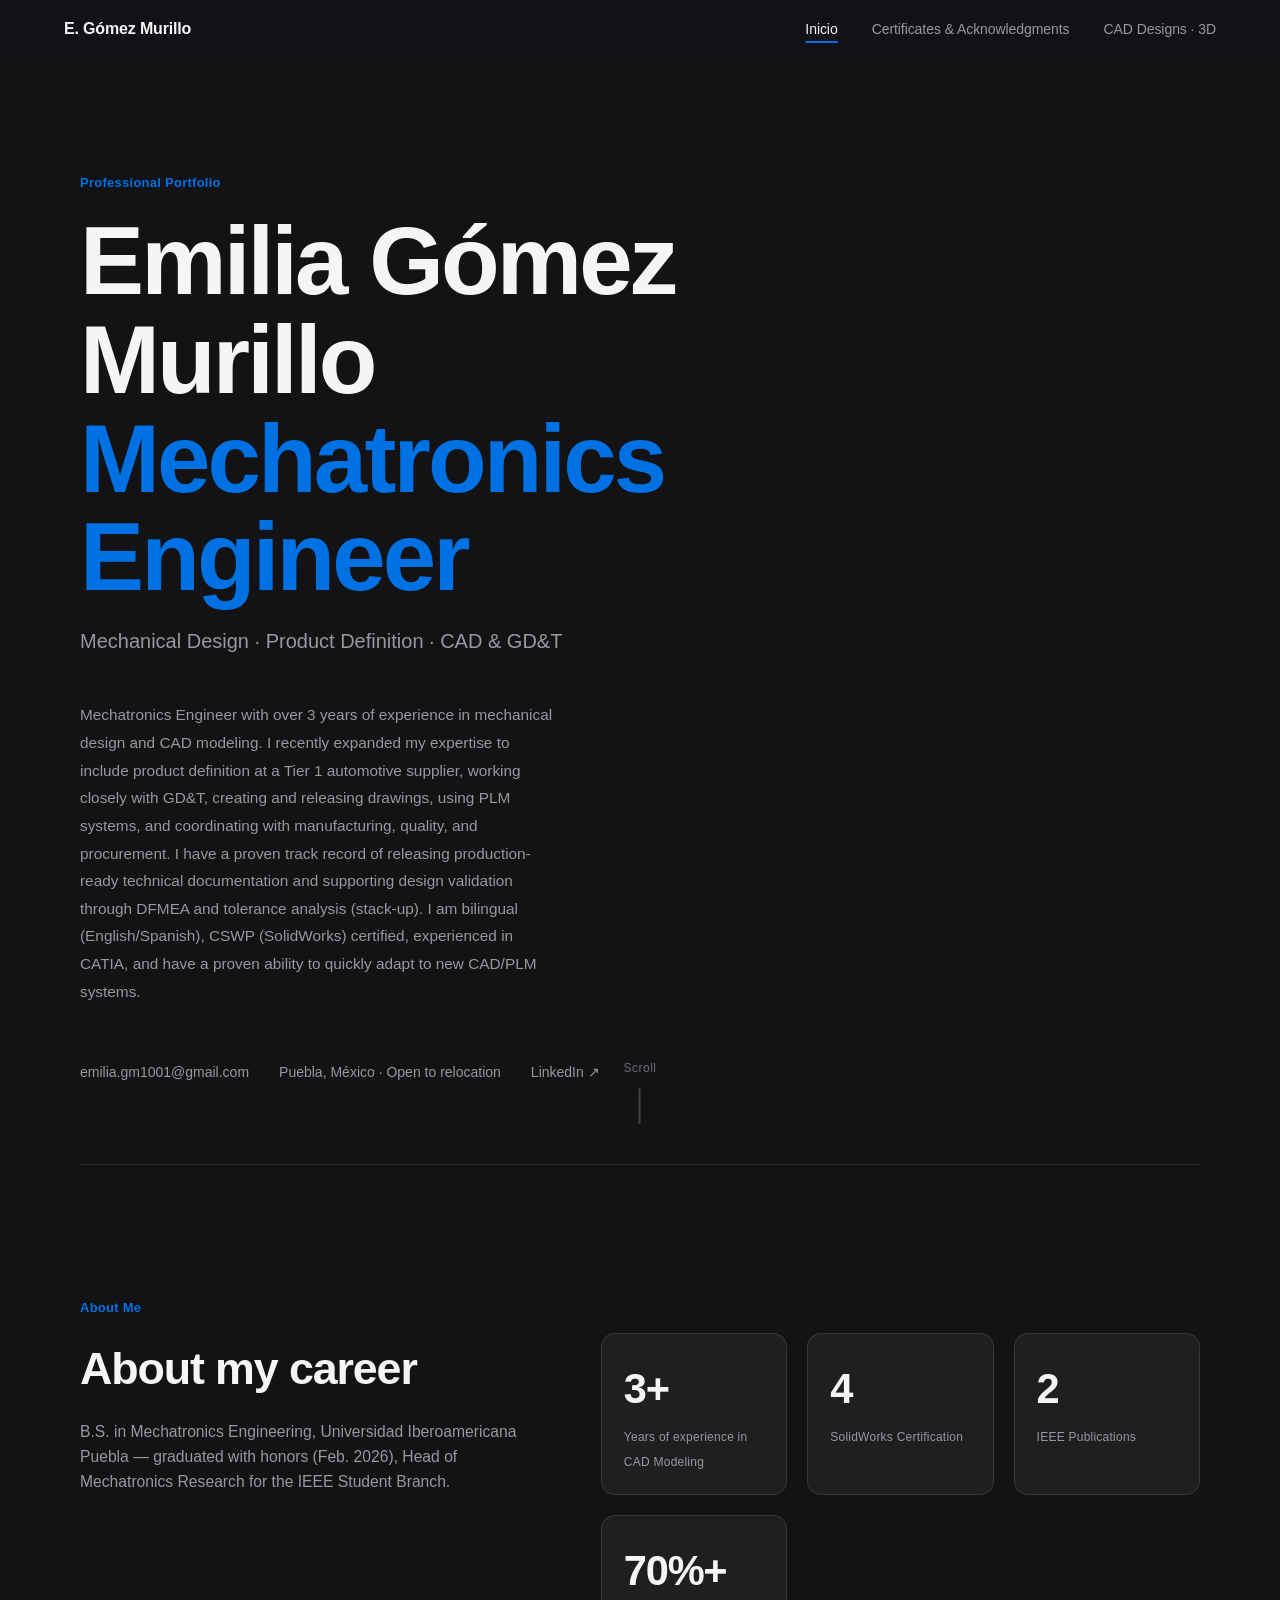
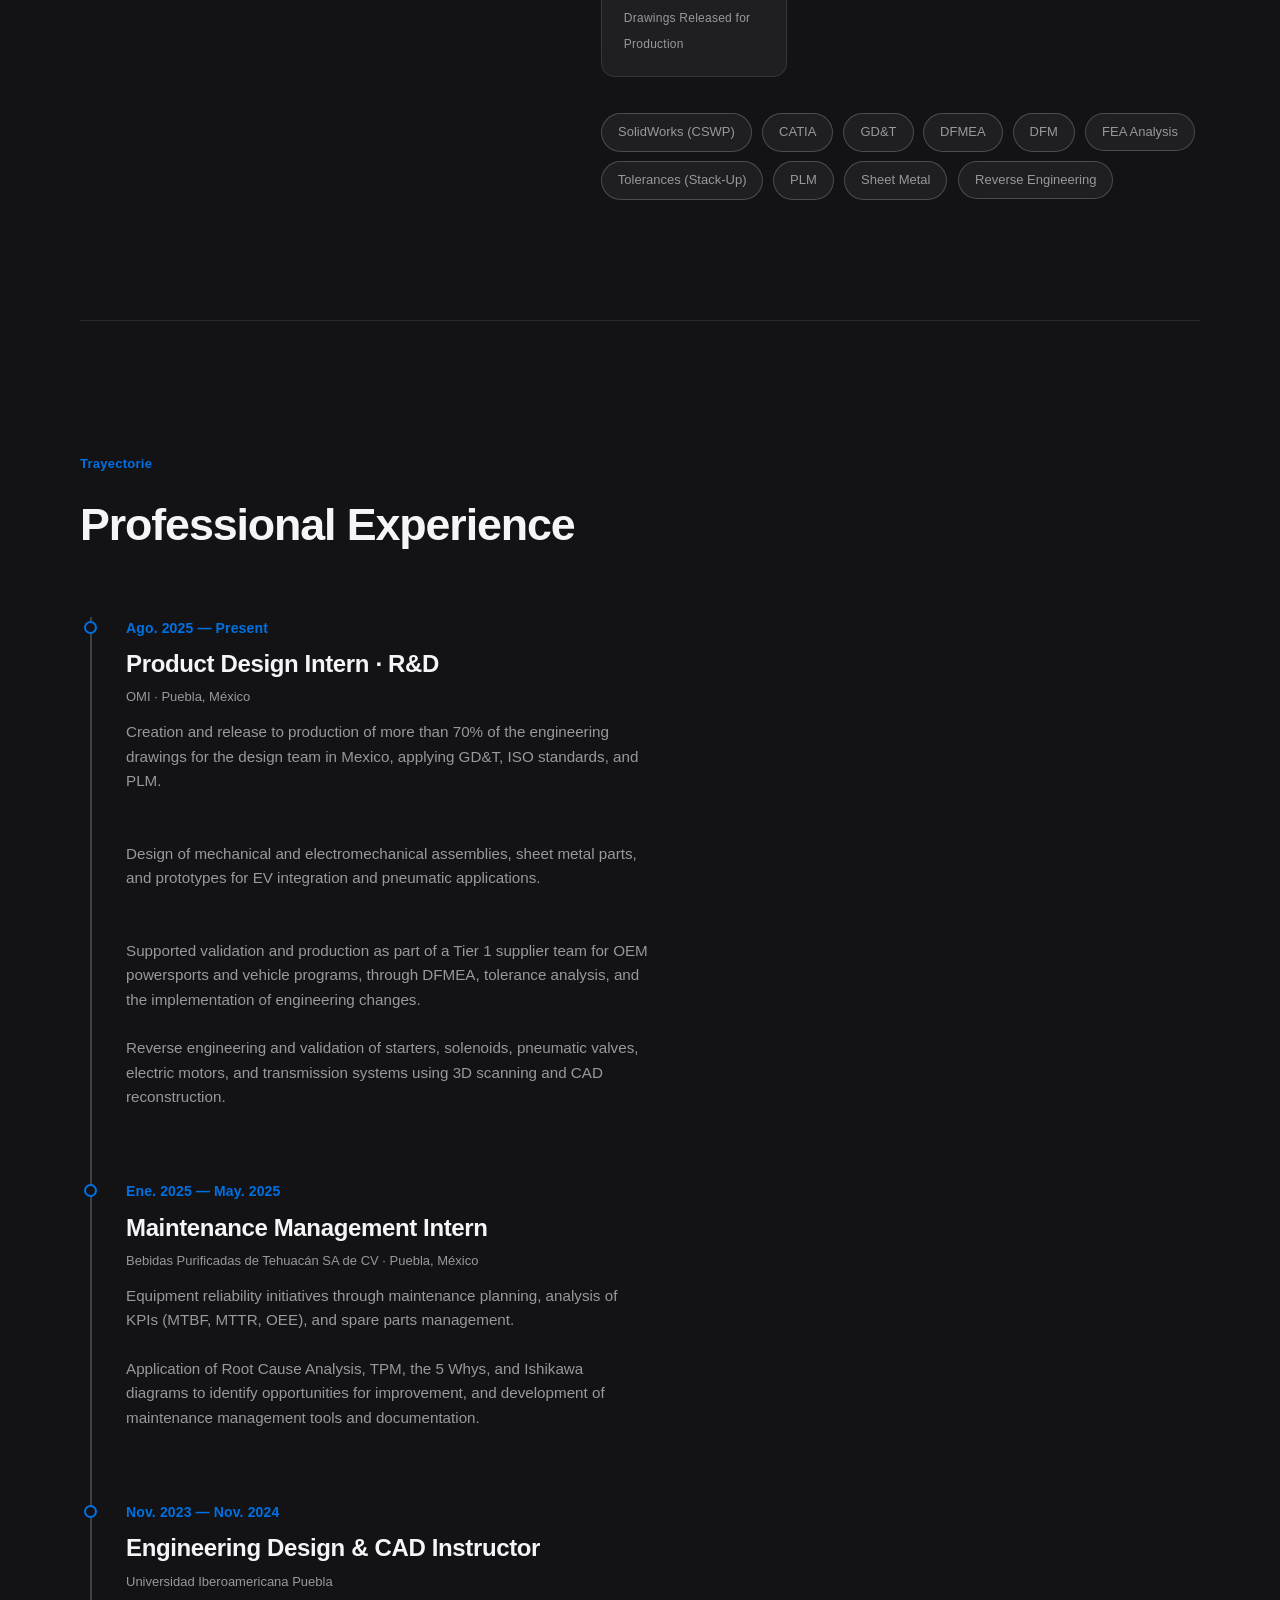
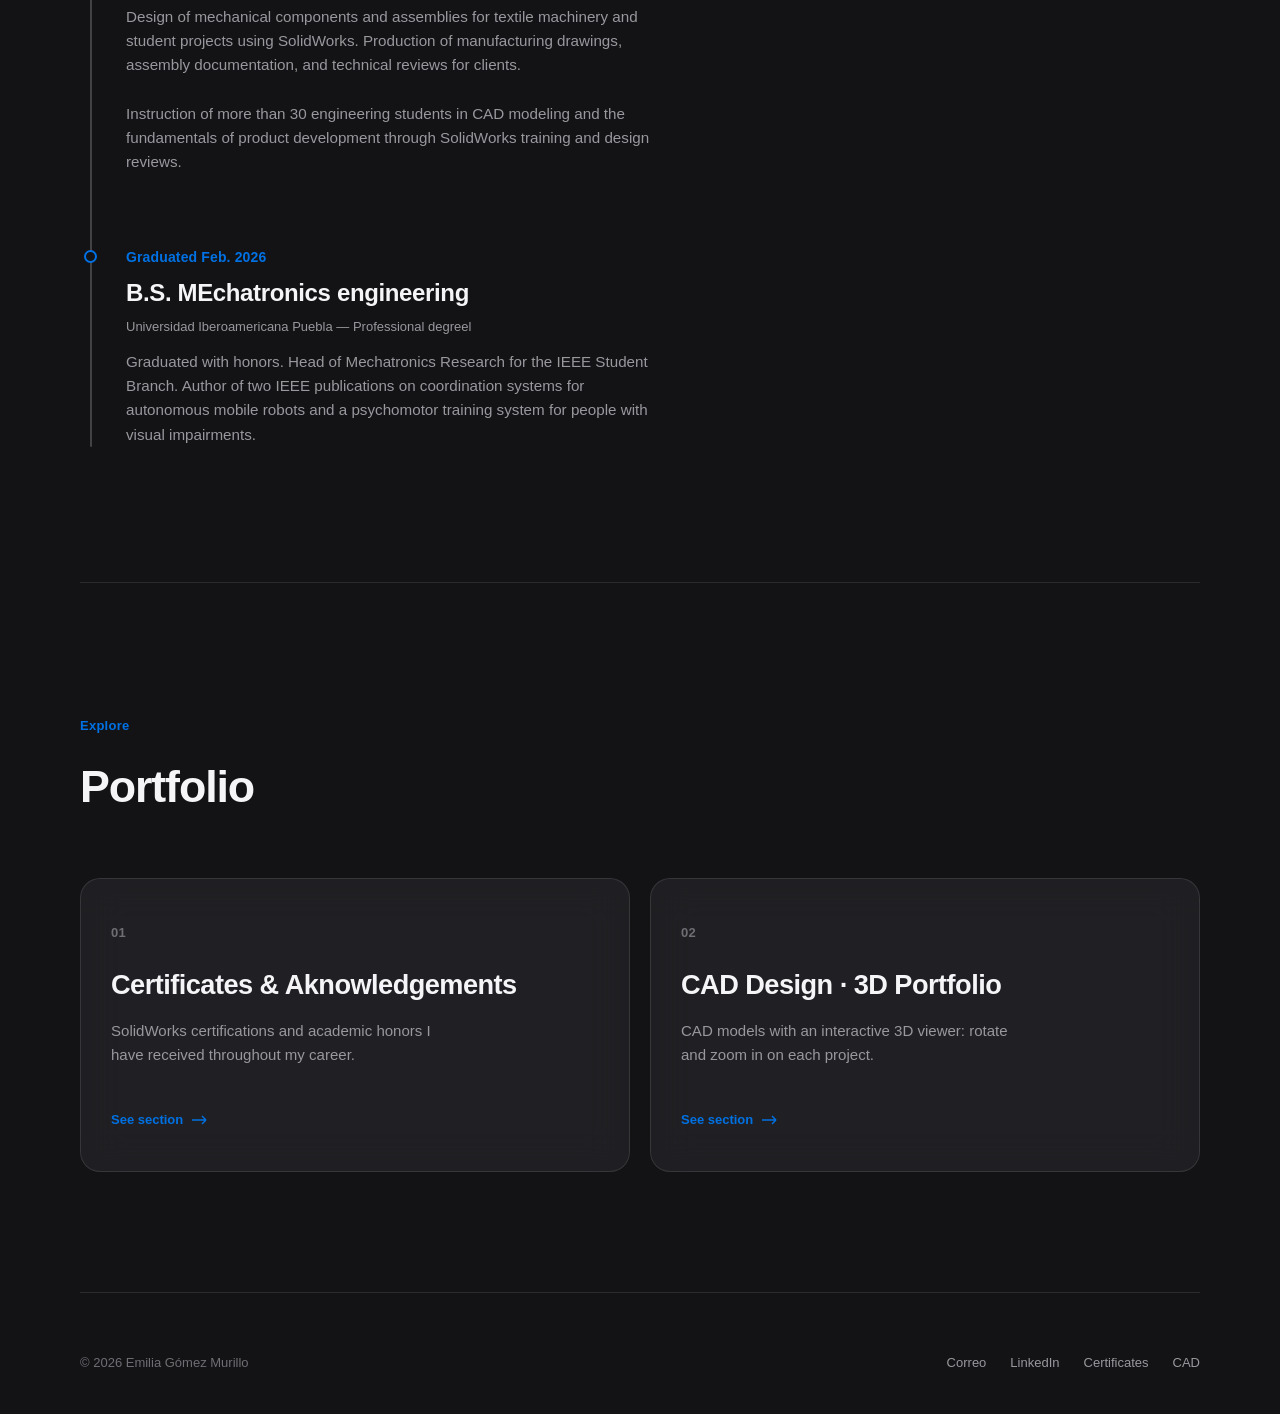
<file: index.html>
<!doctype html>
<html lang="es">
<head>
<meta charset="UTF-8" />
<meta name="viewport" content="width=device-width, initial-scale=1.0, viewport-fit=cover" />
<title>Emilia Gómez Murillo — Mechatronics engineer</title>
<meta name="description" content="Emilia Gómez Murillo's Professional Portfolio: CAD, Mechanical Design, Product Definition, Certifications, and CAD/3D Projects." />
<link rel="preconnect" href="https://fonts.googleapis.com" />
<link rel="stylesheet" href="css/style.css?v=2" />
</head>
<body>

<div class="grain" aria-hidden="true"></div>

<nav class="site-nav">
<a class="nav-brand" href="index.html">E. Gómez Murillo</a>
<ul class="nav-links">
<li><a href="index.html">Inicio</a></li>
<li><a href="certificados.html">Certificates &amp; Acknowledgments</a></li>
<li><a href="cad.html">CAD Designs · 3D</a></li>
</ul>
<button class="nav-toggle" aria-label="Abrir menú">☰</button>
</nav>

<!-- ============ HERO ============ -->
<header class="hero container">
<p class="hero-eyebrow reveal">Professional Portfolio</p>
<h1 class="reveal">Emilia Gómez Murillo<br /><em>Mechatronics Engineer</em></h1>
<p class="hero-role reveal">Mechanical Design · Product Definition · CAD &amp; GD&amp;T</p>
<p class="hero-desc reveal">
Mechatronics Engineer with over 3 years of experience in mechanical design and CAD modeling. I recently expanded my expertise to include product definition at a Tier 1 automotive supplier, working closely with GD&amp;T, creating and releasing drawings, using PLM systems, and coordinating with manufacturing, quality, and procurement. I have a proven track record of releasing production-ready technical documentation and supporting design validation through DFMEA and tolerance analysis (stack-up). I am bilingual (English/Spanish), CSWP (SolidWorks) certified, experienced in CATIA, and have a proven ability to quickly adapt to new CAD/PLM systems.
</p>
<div class="hero-contact reveal">
<a href="mailto:emilia.gm1001@gmail.com">emilia.gm1001@gmail.com</a>
<span>Puebla, México · Open to relocation</span>
<a href="https://linkedin.com/in/emilia-gomez-murillo" target="_blank" rel="noopener">LinkedIn ↗</a>
</div>
<div class="hero-scroll">
<span>Scroll</span>
<span class="line"></span>
</div>
</header>

<!-- ============ CARRERA / DATOS ============ -->
<section class="section container">
<div class="split-two">
<div class="reveal">
<p class="section-eyebrow">About Me</p>
<h2>About my career</h2>
<p class="section-sub">
B.S. in Mechatronics Engineering, Universidad Iberoamericana Puebla — graduated with honors (Feb. 2026), Head of Mechatronics Research for the IEEE Student Branch.
</p>
</div>
<div>
<div class="stats-grid reveal-stagger">
<div class="stat reveal"><b>3+</b><span>Years of experience in CAD Modeling</span></div>
<div class="stat reveal"><b>4</b><span>SolidWorks Certification</span></div>
<div class="stat reveal"><b>2</b><span>IEEE Publications</span></div>
<div class="stat reveal"><b>70%+</b><span>Drawings Released for Production</span></div>
</div>
<div class="skills-tags reveal">
<span>SolidWorks (CSWP)</span>
<span>CATIA</span>
<span>GD&amp;T</span>
<span>DFMEA</span>
<span>DFM</span>
<span>FEA Analysis</span>
<span>Tolerances (Stack-Up)</span>
<span>PLM</span>
<span>Sheet Metal</span>
<span>Reverse Engineering</span>
</div>
</div>
</div>
</section>

<!-- ============ TIMELINE ============ -->
<section class="section container">
<div class="section-head reveal">
<p class="section-eyebrow">Trayectorie</p>
<h2>Professional Experience</h2>
</div>

<div class="timeline">
<div class="timeline-item reveal">
<span class="timeline-dot"></span>
<div class="timeline-year">Ago. 2025 — Present</div>
<h3>Product Design Intern · R&amp;D</h3>
<div class="role-co">OMI · Puebla, México</div>
<p>
Creation and release to production of more than 70% of the engineering drawings for the design team in Mexico, applying GD&amp;T, ISO standards, and PLM. <br>
<br><br>Design of mechanical and electromechanical assemblies, sheet metal parts, and prototypes for EV integration and pneumatic applications. <br>
<br><br>Supported validation and production as part of a Tier 1 supplier team for OEM powersports and vehicle programs, through DFMEA, tolerance analysis, and the implementation of engineering changes.
<br><br>Reverse engineering and validation of starters, solenoids, pneumatic valves, electric motors, and transmission systems using 3D scanning and CAD reconstruction.
</p>
</div>
<div class="timeline-item reveal">
<span class="timeline-dot"></span>
<div class="timeline-year">Ene. 2025 — May. 2025</div>
<h3>Maintenance Management Intern</h3>
<div class="role-co">Bebidas Purificadas de Tehuacán SA de CV · Puebla, México</div>
<p>
Equipment reliability initiatives through maintenance planning, analysis of KPIs (MTBF, MTTR, OEE), and spare parts management.
<br><br>Application of Root Cause Analysis, TPM, the 5 Whys, and Ishikawa diagrams to identify opportunities for improvement, and development of maintenance management tools and documentation.
</p>
</div>
<div class="timeline-item reveal">
<span class="timeline-dot"></span>
<div class="timeline-year">Nov. 2023 — Nov. 2024</div>
<h3>Engineering Design &amp; CAD Instructor</h3>
<div class="role-co">Universidad Iberoamericana Puebla</div>
<p>
Design of mechanical components and assemblies for textile machinery and student projects using SolidWorks. Production of manufacturing drawings, assembly documentation, and technical reviews for clients.
<br> <br>Instruction of more than 30 engineering students in CAD modeling and the fundamentals of product development through SolidWorks training and design reviews.
</p>
</div>
<div class="timeline-item reveal">
<span class="timeline-dot"></span>
<div class="timeline-year">Graduated Feb. 2026</div>
<h3>B.S. MEchatronics engineering</h3>
<div class="role-co">Universidad Iberoamericana Puebla — Professional degreel</div>
<p>
Graduated with honors. Head of Mechatronics Research for the IEEE Student Branch. Author of two IEEE publications on coordination systems for autonomous mobile robots and a psychomotor training system for people with visual impairments.
</p>
</div>
</div>
</section>

<!-- ============ CTA: dos botones ============ -->
<section class="section container">
<div class="section-head reveal">
<p class="section-eyebrow">Explore</p>
<h2>Portfolio</h2>
</div>
<div class="cta-grid">
<a class="cta-card reveal" href="certificados.html">
<span class="num">01</span>
<h3>Certificates &amp; Aknowledgements</h3>
<p>SolidWorks certifications and academic honors I have received throughout my career.</p>
<span class="go">See section
<svg width="16" height="10" viewBox="0 0 16 10" fill="none"><path d="M1 5H15M15 5L11 1M15 5L11 9" stroke="currentColor" stroke-width="1.4"/></svg>
</span>
</a>
<a class="cta-card reveal" href="cad.html">
<span class="num">02</span>
<h3>CAD Design · 3D Portfolio</h3>
<p>CAD models with an interactive 3D viewer: rotate and zoom in on each project.</p>
<span class="go">See section
<svg width="16" height="10" viewBox="0 0 16 10" fill="none"><path d="M1 5H15M15 5L11 1M15 5L11 9" stroke="currentColor" stroke-width="1.4"/></svg>
</span>
</a>
</div>
</section>

<footer class="site-footer container">
<span>© 2026 Emilia Gómez Murillo</span>
<div class="footer-links">
<a href="mailto:emilia.gm1001@gmail.com">Correo</a>
<a href="https://linkedin.com/in/emilia-gomez-murillo" target="_blank" rel="noopener">LinkedIn</a>
<a href="certificados.html">Certificates</a>
<a href="cad.html">CAD</a>
</div>
</footer>

<script src="js/main.js"></script>
</body>
</html>
</file>
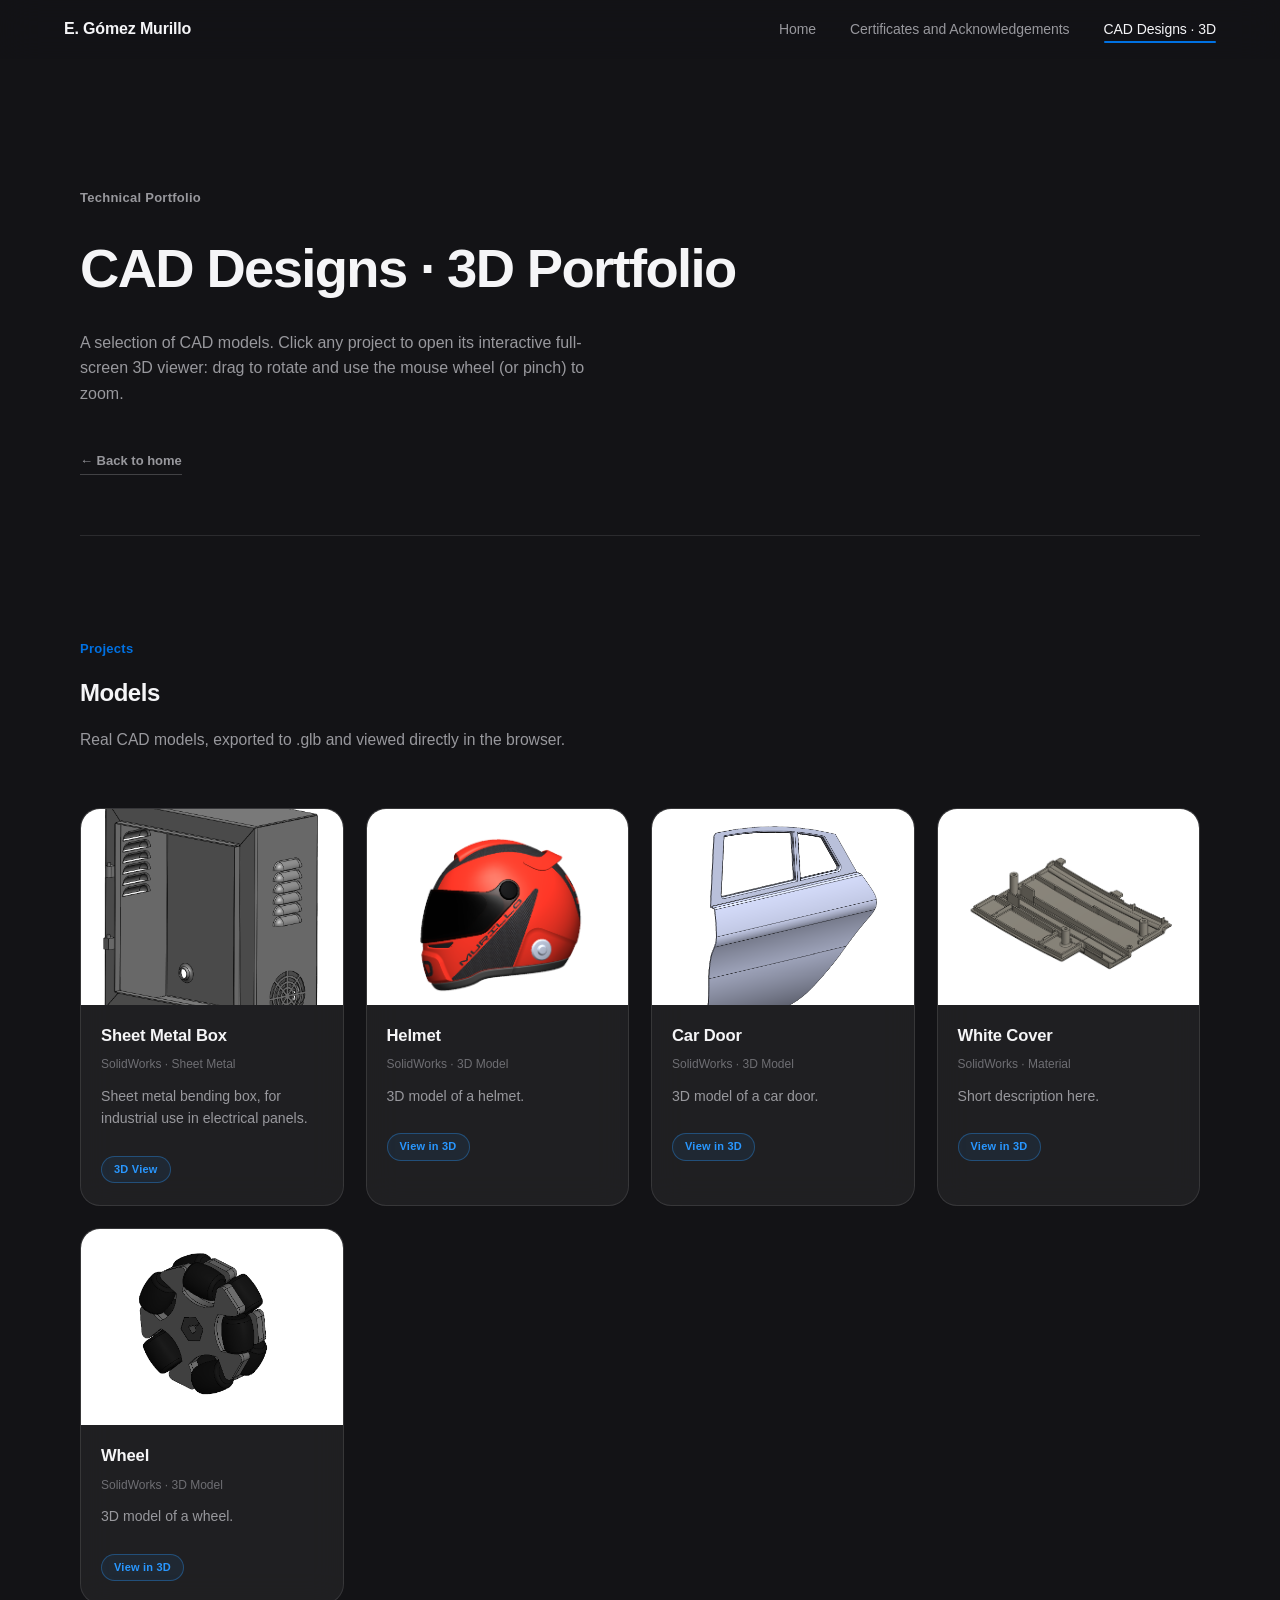
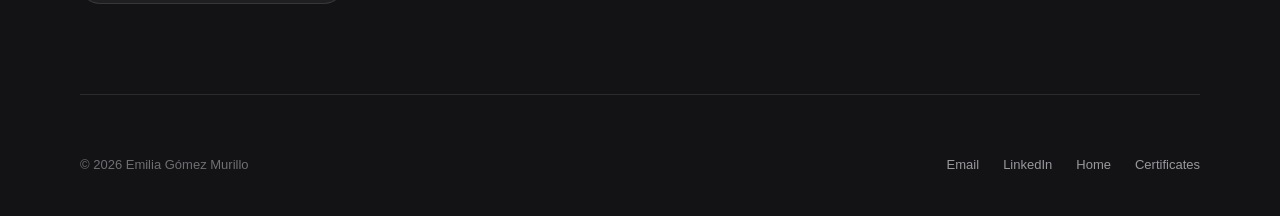
<file: cad.html>
<!doctype html>
<html lang="en">
<head>
<meta charset="UTF-8" />
<meta name="viewport" content="width=device-width, initial-scale=1.0, viewport-fit=cover" />
<title>CAD Designs · 3D Portfolio — Emilia Gómez Murillo</title>
<link rel="preconnect" href="https://fonts.googleapis.com" />
<link rel="stylesheet" href="css/style.css?v=2" />
</head>
<body>

<div class="grain" aria-hidden="true"></div>

<nav class="site-nav">
  <a class="nav-brand" href="index.html">E. Gómez Murillo</a>
  <ul class="nav-links">
    <li><a href="index.html">Home</a></li>
    <li><a href="certificados.html">Certificates and Acknowledgements</a></li>
    <li><a href="cad.html" class="active">CAD Designs · 3D</a></li>
  </ul>
  <button class="nav-toggle" aria-label="Open menu">☰</button>
</nav>

<header class="page-header container">
  <p class="section-eyebrow reveal">Technical Portfolio</p>
  <h1 class="reveal">CAD Designs · 3D Portfolio</h1>
  <p class="reveal">
    A selection of CAD models. Click any project to open its interactive full-screen
    3D viewer: drag to rotate and use the mouse wheel (or pinch) to zoom.
  </p>
  <a class="back-link reveal" href="index.html">← Back to home</a>
</header>

<section class="gallery-block container">
  <div class="section-head reveal">
    <p class="section-eyebrow">Projects</p>
    <h2>Models</h2>
    <p class="section-sub">
      Real CAD models, exported to .glb and viewed directly in the browser.
    </p>
  </div>

  <div class="gallery-grid reveal-stagger">
    <a class="gcard reveal" href="visor3d.html?model=assets%2Fcad%2Fsheetmetalbox2.glb&amp;title=Sheet%20Metal%20Box&amp;desc=Sheet%20metal%20bending%20box%2C%20designed%20in%20SolidWorks.">
      <div class="thumb">
        <img src="assets/cad/SheetMetalBox.png" alt="Preview: Sheet Metal Box" loading="lazy" />
        <span class="zoom-hint">⟳</span>
      </div>
      <div class="body">
        <h4>Sheet Metal Box</h4>
        <div class="meta">SolidWorks · Sheet Metal</div>
        <p class="desc">Sheet metal bending box, for industrial use in electrical panels.</p>
        <span class="cad-tag">3D View</span>
      </div>
    </a>

    <a class="gcard reveal" href="visor3d.html?model=assets%2Fcad%2Fhelmet.glb&amp;title=Helmet&amp;desc=3D%20model%20of%20a%20helmet.">
      <div class="thumb">
        <img src="assets/cad/helmet.png" alt="Preview: Helmet" loading="lazy" />
        <span class="zoom-hint">⟳</span>
      </div>
      <div class="body">
        <h4>Helmet</h4>
        <div class="meta">SolidWorks · 3D Model</div>
        <p class="desc">3D model of a helmet.</p>
        <span class="cad-tag">View in 3D</span>
      </div>
    </a>

    <a class="gcard reveal" href="visor3d.html?model=assets%2Fcad%2Fcardoor.glb&amp;title=Car%20Door&amp;desc=3D%20model%20of%20a%20car%20door.">
      <div class="thumb">
        <img src="assets/cad/cardoor.png" alt="Preview: Car Door" loading="lazy" />
        <span class="zoom-hint">⟳</span>
      </div>
      <div class="body">
        <h4>Car Door</h4>
        <div class="meta">SolidWorks · 3D Model</div>
        <p class="desc">3D model of a car door.</p>
        <span class="cad-tag">View in 3D</span>
      </div>
    </a>

    <a class="gcard reveal" href="visor3d.html?model=assets%2Fcad%2Ftapablanca_corregida.glb&amp;title=White%20Cover&amp;desc=Short%20description%20here.">
      <div class="thumb">
        <img src="assets/cad/tapablanca.png" alt="Preview: White Cover" loading="lazy" />
        <span class="zoom-hint">⟳</span>
      </div>
      <div class="body">
        <h4>White Cover</h4>
        <div class="meta">SolidWorks · Material</div>
        <p class="desc">Short description here.</p>
        <span class="cad-tag">View in 3D</span>
      </div>
    </a>

    <a class="gcard reveal" href="visor3d.html?model=assets%2Fcad%2Fwheel2.0.glb&amp;title=Wheel&amp;desc=3D%20model%20of%20a%20wheel.">
      <div class="thumb">
        <img src="assets/cad/wheel2.0.png" alt="Preview: Wheel" loading="lazy" />
        <span class="zoom-hint">⟳</span>
      </div>
      <div class="body">
        <h4>Wheel</h4>
        <div class="meta">SolidWorks · 3D Model</div>
        <p class="desc">3D model of a wheel.</p>
        <span class="cad-tag">View in 3D</span>
      </div>
    </a>
  </div>
</section>

<footer class="site-footer container">
  <span>© 2026 Emilia Gómez Murillo</span>
  <div class="footer-links">
    <a href="mailto:emilia.gm1001@gmail.com">Email</a>
    <a href="https://linkedin.com/in/emilia-gomez-murillo" target="_blank" rel="noopener">LinkedIn</a>
    <a href="index.html">Home</a>
    <a href="certificados.html">Certificates</a>
  </div>
</footer>

<script src="js/main.js"></script>
</body>
</html>
</file>
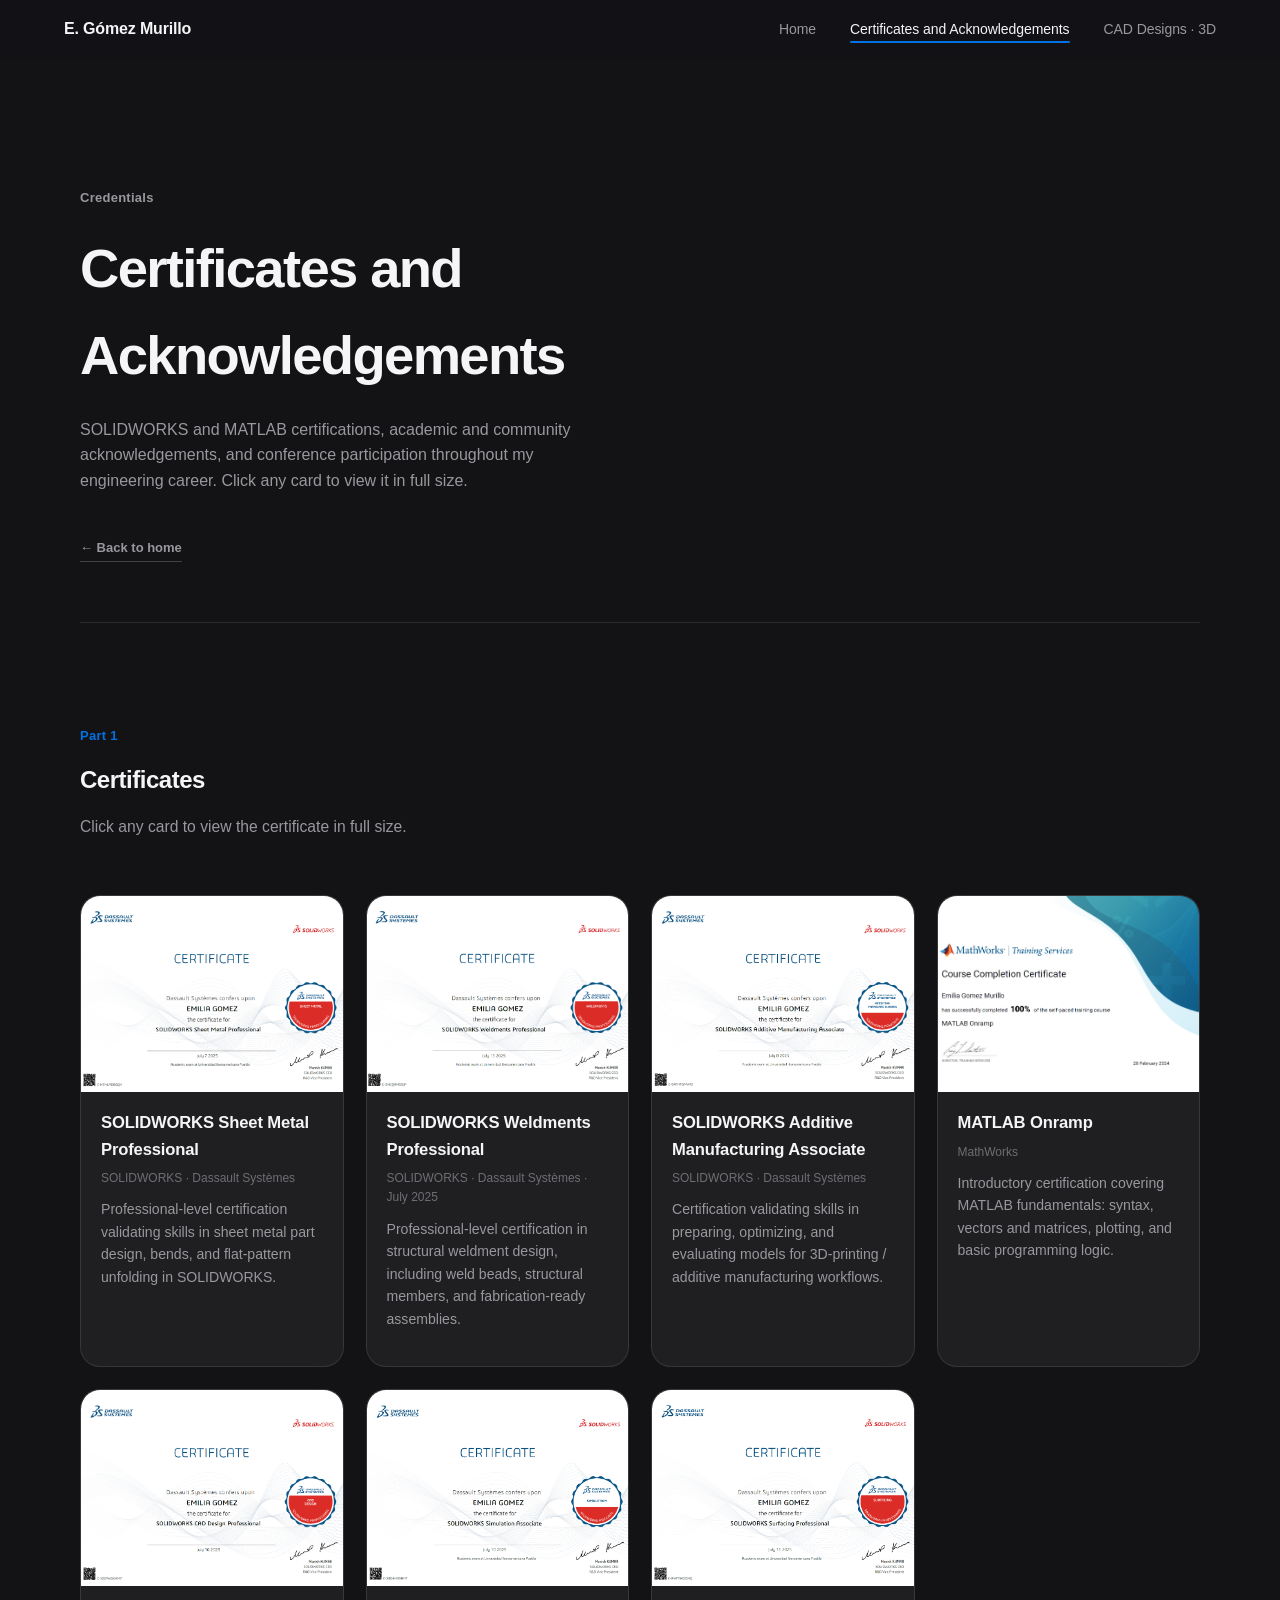
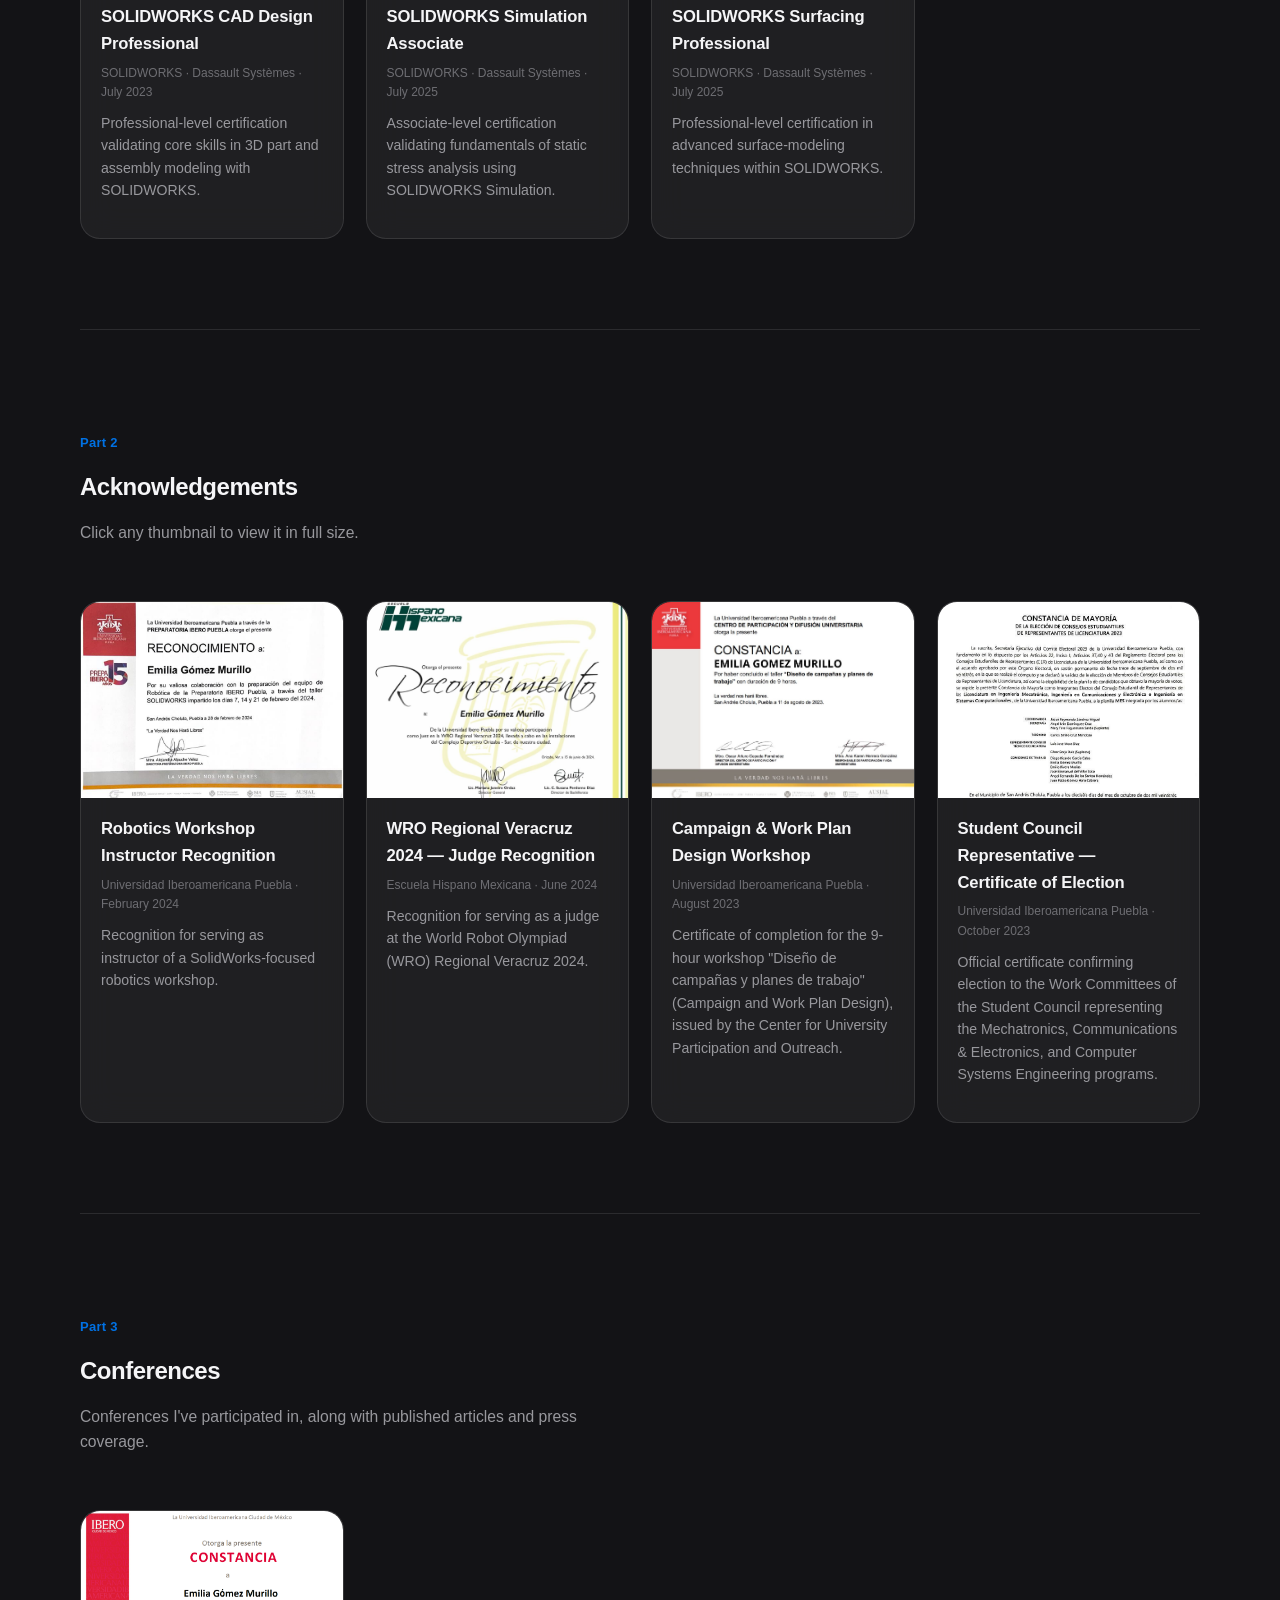
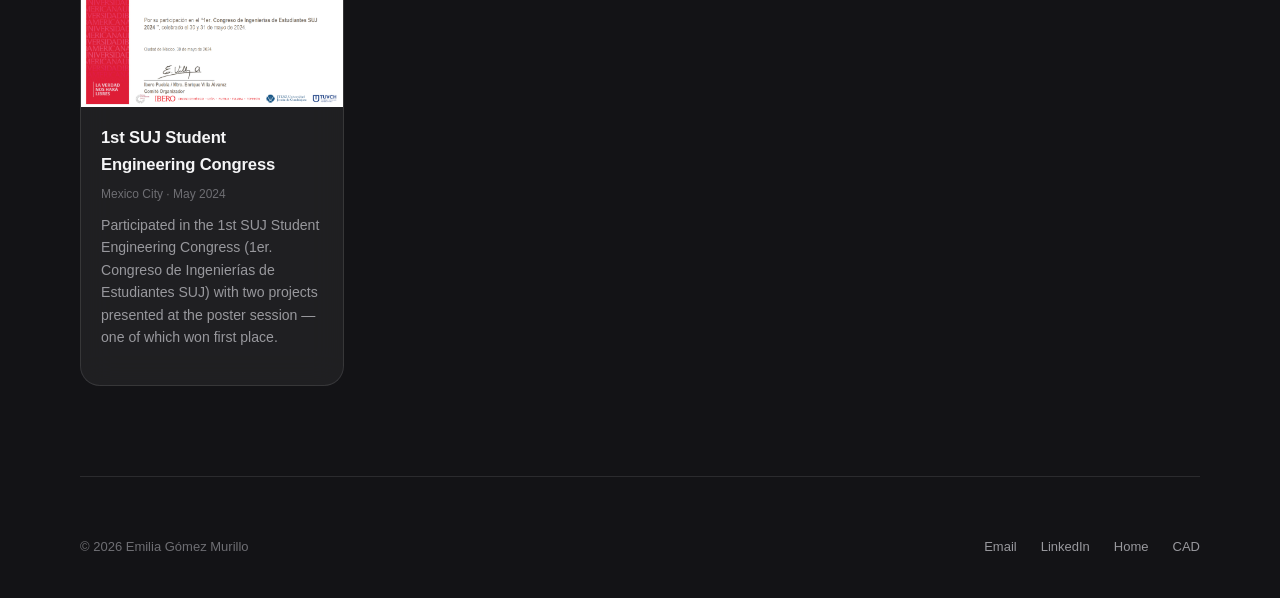
<file: certificados.html>
<!doctype html>
<html lang="en">
<head>
<meta charset="UTF-8" />
<meta name="viewport" content="width=device-width, initial-scale=1.0, viewport-fit=cover" />
<title>Certificates and Acknowledgements — Emilia Gómez Murillo</title>
<link rel="preconnect" href="https://fonts.googleapis.com" />
<link rel="stylesheet" href="css/style.css?v=2" />
</head>
<body>

<div class="grain" aria-hidden="true"></div>

<nav class="site-nav">
  <a class="nav-brand" href="index.html">E. Gómez Murillo</a>
  <ul class="nav-links">
    <li><a href="index.html">Home</a></li>
    <li><a href="certificados.html" class="active">Certificates and Acknowledgements</a></li>
    <li><a href="cad.html">CAD Designs · 3D</a></li>
  </ul>
  <button class="nav-toggle" aria-label="Open menu">☰</button>
</nav>

<header class="page-header container">
  <p class="section-eyebrow reveal">Credentials</p>
  <h1 class="reveal">Certificates and Acknowledgements</h1>
  <p class="reveal">
    SOLIDWORKS and MATLAB certifications, academic and community acknowledgements, and
    conference participation throughout my engineering career. Click any card to view it
    in full size.
  </p>
  <a class="back-link reveal" href="index.html">← Back to home</a>
</header>

<!-- ============ CERTIFICATES ============ -->
<section class="gallery-block container">
  <div class="section-head reveal">
    <p class="section-eyebrow">Part 1</p>
    <h2>Certificates</h2>
    <p class="section-sub">Click any card to view the certificate in full size.</p>
  </div>

  <div class="gallery-grid reveal-stagger">
    <div class="gcard reveal" data-lightbox
         data-img="assets/certificados/SW_SheetMetapP.png"
         data-title="SOLIDWORKS Sheet Metal Professional"
         data-desc="SOLIDWORKS · Dassault Systèmes">
      <div class="thumb">
        <img src="assets/certificados/SW_SheetMetapP.png" alt="Certificate: SOLIDWORKS Sheet Metal Professional" loading="lazy" />
        <span class="zoom-hint">＋</span>
      </div>
      <div class="body">
        <h4>SOLIDWORKS Sheet Metal Professional</h4>
        <div class="meta">SOLIDWORKS · Dassault Systèmes</div>
        <p class="desc">Professional-level certification validating skills in sheet metal part design, bends, and flat-pattern unfolding in SOLIDWORKS.</p>
      </div>
    </div>

    <div class="gcard reveal" data-lightbox
         data-img="assets/certificados/SW_WeldmentsP.png"
         data-title="SOLIDWORKS Weldments Professional"
         data-desc="SOLIDWORKS · Dassault Systèmes · July 2025">
      <div class="thumb">
        <img src="assets/certificados/SW_WeldmentsP.png" alt="Certificate: SOLIDWORKS Weldments Professional" loading="lazy" />
        <span class="zoom-hint">＋</span>
      </div>
      <div class="body">
        <h4>SOLIDWORKS Weldments Professional</h4>
        <div class="meta">SOLIDWORKS · Dassault Systèmes · July 2025</div>
        <p class="desc">Professional-level certification in structural weldment design, including weld beads, structural members, and fabrication-ready assemblies.</p>
      </div>
    </div>

    <div class="gcard reveal" data-lightbox
         data-img="assets/certificados/SW_AdditiveManufacturingA.png"
         data-title="SOLIDWORKS Additive Manufacturing Associate"
         data-desc="SOLIDWORKS · Dassault Systèmes">
      <div class="thumb">
        <img src="assets/certificados/SW_AdditiveManufacturingA.png" alt="Certificate: SOLIDWORKS Additive Manufacturing Associate" loading="lazy" />
        <span class="zoom-hint">＋</span>
      </div>
      <div class="body">
        <h4>SOLIDWORKS Additive Manufacturing Associate</h4>
        <div class="meta">SOLIDWORKS · Dassault Systèmes</div>
        <p class="desc">Certification validating skills in preparing, optimizing, and evaluating models for 3D-printing / additive manufacturing workflows.</p>
      </div>
    </div>

    <div class="gcard reveal" data-lightbox
         data-img="assets/certificados/MatlabonRamp.png"
         data-title="MATLAB Onramp"
         data-desc="MathWorks">
      <div class="thumb">
        <img src="assets/certificados/MatlabonRamp.png" alt="Certificate: MATLAB Onramp" loading="lazy" />
        <span class="zoom-hint">＋</span>
      </div>
      <div class="body">
        <h4>MATLAB Onramp</h4>
        <div class="meta">MathWorks</div>
        <p class="desc">Introductory certification covering MATLAB fundamentals: syntax, vectors and matrices, plotting, and basic programming logic.</p>
      </div>
    </div>

    <div class="gcard reveal" data-lightbox
         data-img="assets/certificados/SW_CADDesignP.png"
         data-title="SOLIDWORKS CAD Design Professional"
         data-desc="SOLIDWORKS · Dassault Systèmes · July 2023">
      <div class="thumb">
        <img src="assets/certificados/SW_CADDesignP.png" alt="Certificate: SOLIDWORKS CAD Design Professional" loading="lazy" />
        <span class="zoom-hint">＋</span>
      </div>
      <div class="body">
        <h4>SOLIDWORKS CAD Design Professional</h4>
        <div class="meta">SOLIDWORKS · Dassault Systèmes · July 2023</div>
        <p class="desc">Professional-level certification validating core skills in 3D part and assembly modeling with SOLIDWORKS.</p>
      </div>
    </div>

    <div class="gcard reveal" data-lightbox
         data-img="assets/certificados/SW_Simulationa.png"
         data-title="SOLIDWORKS Simulation Associate"
         data-desc="SOLIDWORKS · Dassault Systèmes · July 2025">
      <div class="thumb">
        <img src="assets/certificados/SW_Simulationa.png" alt="Certificate: SOLIDWORKS Simulation Associate" loading="lazy" />
        <span class="zoom-hint">＋</span>
      </div>
      <div class="body">
        <h4>SOLIDWORKS Simulation Associate</h4>
        <div class="meta">SOLIDWORKS · Dassault Systèmes · July 2025</div>
        <p class="desc">Associate-level certification validating fundamentals of static stress analysis using SOLIDWORKS Simulation.</p>
      </div>
    </div>

    <div class="gcard reveal" data-lightbox
         data-img="assets/certificados/SW_SurfacingP.png"
         data-title="SOLIDWORKS Surfacing Professional"
         data-desc="SOLIDWORKS · Dassault Systèmes · July 2025">
      <div class="thumb">
        <img src="assets/certificados/SW_SurfacingP.png" alt="Certificate: SOLIDWORKS Surfacing Professional" loading="lazy" />
        <span class="zoom-hint">＋</span>
      </div>
      <div class="body">
        <h4>SOLIDWORKS Surfacing Professional</h4>
        <div class="meta">SOLIDWORKS · Dassault Systèmes · July 2025</div>
        <p class="desc">Professional-level certification in advanced surface-modeling techniques within SOLIDWORKS.</p>
      </div>
    </div>
  </div>
</section>

<!-- ============ ACKNOWLEDGEMENTS ============ -->
<section class="gallery-block container">
  <div class="section-head reveal">
    <p class="section-eyebrow">Part 2</p>
    <h2>Acknowledgements</h2>
    <p class="section-sub">Click any thumbnail to view it in full size.</p>
  </div>

  <div class="gallery-grid reveal-stagger">
    <div class="gcard reveal" data-lightbox
         data-img="assets/reconocimientos/Certificado_cursoderob%C3%B3tica.jpg"
         data-title="Robotics Workshop Instructor Recognition"
         data-desc="Universidad Iberoamericana Puebla · February 2024">
      <div class="thumb">
        <img src="assets/reconocimientos/Certificado_cursoderob%C3%B3tica.jpg" alt="Acknowledgement: Robotics Workshop Instructor" loading="lazy" />
        <span class="zoom-hint">＋</span>
      </div>
      <div class="body">
        <h4>Robotics Workshop Instructor Recognition</h4>
        <div class="meta">Universidad Iberoamericana Puebla · February 2024</div>
        <p class="desc">Recognition for serving as instructor of a SolidWorks-focused robotics workshop.</p>
      </div>
    </div>

    <div class="gcard reveal" data-lightbox
         data-img="assets/reconocimientos/certificado_WRO.jpg"
         data-title="WRO Regional Veracruz 2024 — Judge Recognition"
         data-desc="Escuela Hispano Mexicana · June 2024">
      <div class="thumb">
        <img src="assets/reconocimientos/certificado_WRO.jpg" alt="Acknowledgement: WRO Regional Veracruz 2024 Judge" loading="lazy" />
        <span class="zoom-hint">＋</span>
      </div>
      <div class="body">
        <h4>WRO Regional Veracruz 2024 — Judge Recognition</h4>
        <div class="meta">Escuela Hispano Mexicana · June 2024</div>
        <p class="desc">Recognition for serving as a judge at the World Robot Olympiad (WRO) Regional Veracruz 2024.</p>
      </div>
    </div>

    <div class="gcard reveal" data-lightbox
         data-img="assets/reconocimientos/1697753624078.jpg"
         data-title="Campaign & Work Plan Design Workshop"
         data-desc="Universidad Iberoamericana Puebla · August 2023">
      <div class="thumb">
        <img src="assets/reconocimientos/1697753624078.jpg" alt="Acknowledgement: Campaign & Work Plan Design Workshop" loading="lazy" />
        <span class="zoom-hint">＋</span>
      </div>
      <div class="body">
        <h4>Campaign &amp; Work Plan Design Workshop</h4>
        <div class="meta">Universidad Iberoamericana Puebla · August 2023</div>
        <p class="desc">Certificate of completion for the 9-hour workshop "Diseño de campañas y planes de trabajo" (Campaign and Work Plan Design), issued by the Center for University Participation and Outreach.</p>
      </div>
    </div>

    <div class="gcard reveal" data-lightbox
         data-img="assets/reconocimientos/1703041645223.jpg"
         data-title="Student Council Representative — Certificate of Election"
         data-desc="Universidad Iberoamericana Puebla · October 2023">
      <div class="thumb">
        <img src="assets/reconocimientos/1703041645223.jpg" alt="Acknowledgement: Student Council Representative" loading="lazy" />
        <span class="zoom-hint">＋</span>
      </div>
      <div class="body">
        <h4>Student Council Representative — Certificate of Election</h4>
        <div class="meta">Universidad Iberoamericana Puebla · October 2023</div>
        <p class="desc">Official certificate confirming election to the Work Committees of the Student Council representing the Mechatronics, Communications &amp; Electronics, and Computer Systems Engineering programs.</p>
      </div>
    </div>
  </div>
</section>

<!-- ============ CONFERENCES ============ -->
<section class="gallery-block container">
  <div class="section-head reveal">
    <p class="section-eyebrow">Part 3</p>
    <h2>Conferences</h2>
    <p class="section-sub">Conferences I've participated in, along with published articles and press coverage.</p>
  </div>

  <div class="gallery-grid reveal-stagger">
    <div class="gcard reveal" data-lightbox
         data-img="assets/reconocimientos/Captura%20de%20pantalla%202026-07-19%20103623.png"
         data-title="1st SUJ Student Engineering Congress"
         data-desc="Universidad Iberoamericana Puebla · Mexico City · May 2024">
      <div class="thumb">
        <img src="assets/reconocimientos/Captura%20de%20pantalla%202026-07-19%20103623.png" alt="Conference: 1st SUJ Student Engineering Congress" loading="lazy" />
        <span class="zoom-hint">＋</span>
      </div>
      <div class="body">
        <h4>1st SUJ Student Engineering Congress</h4>
        <div class="meta">Mexico City · May 2024</div>
        <p class="desc">Participated in the 1st SUJ Student Engineering Congress (1er. Congreso de Ingenierías de Estudiantes SUJ) with two projects presented at the poster session — one of which won first place.</p>
      </div>
    </div>

    <!-- ============================================================
         TEMPLATES — ready to uncomment once the real links are added.

         1) IEEE published article card — copy the block below, fill in
            the title, DOI/link, and short description, then move it
            out of this comment.

    <a class="gcard reveal" href="https://doi.org/REPLACE_WITH_DOI" target="_blank" rel="noopener">
      <div class="thumb">
        <img src="assets/certificados/cert-icon.svg" alt="IEEE Publication" loading="lazy" />
        <span class="zoom-hint">⟳</span>
      </div>
      <div class="body">
        <h4>REPLACE: Article Title</h4>
        <div class="meta">IEEE · REPLACE: Conference / Year</div>
        <p class="desc">REPLACE: one or two sentences describing the article.</p>
        <span class="cad-tag">View Publication</span>
      </div>
    </a>

         2) Press coverage card — first-place poster-session win at the
            SUJ Congress above. Fill in the newspaper article link.

    <a class="gcard reveal" href="REPLACE_WITH_ARTICLE_URL" target="_blank" rel="noopener">
      <div class="thumb">
        <img src="assets/certificados/cert-icon.svg" alt="Press coverage: first place, poster session" loading="lazy" />
        <span class="zoom-hint">⟳</span>
      </div>
      <div class="body">
        <h4>Press Coverage — First Place, Poster Session</h4>
        <div class="meta">1st SUJ Student Engineering Congress · May 2024</div>
        <p class="desc">News coverage of the first-place win in the poster session at the 1st SUJ Student Engineering Congress.</p>
        <span class="cad-tag">Read Article</span>
      </div>
    </a>

       ============================================================ -->
  </div>
</section>

<footer class="site-footer container">
  <span>© 2026 Emilia Gómez Murillo</span>
  <div class="footer-links">
    <a href="mailto:emilia.gm1001@gmail.com">Email</a>
    <a href="https://linkedin.com/in/emilia-gomez-murillo" target="_blank" rel="noopener">LinkedIn</a>
    <a href="index.html">Home</a>
    <a href="cad.html">CAD</a>
  </div>
</footer>

<!-- ============ LIGHTBOX ============ -->
<div class="lightbox" id="lightbox">
  <button class="lightbox-close" id="lightboxClose" aria-label="Close">✕</button>
  <div class="lightbox-inner">
    <img id="lightboxImg" src="data:image/svg+xml,%3Csvg%20xmlns='http://www.w3.org/2000/svg'/%3E" alt="" />
    <div class="lightbox-caption">
      <h4 id="lightboxTitle"></h4>
      <p id="lightboxDesc"></p>
    </div>
  </div>
</div>

<script src="js/main.js"></script>
<script src="js/lightbox.js"></script>
</body>
</html>
</file>
<file: css/style.css>
/* ============================================================
   Portafolio — minimalist / Apple-inspired dark UI
   ============================================================ */

:root{
  --bg: #131316;
  --bg-alt: #1a1a1e;
  --bg-card: #1e1e22;
  --glass: rgba(255,255,255,0.055);
  --glass-strong: rgba(255,255,255,0.09);
  --fg: #f5f5f7;
  --muted: #98989d;
  --muted-2: #6e6e73;
  --accent: #0071e3;
  --accent-2: #2997ff;
  --border: rgba(255,255,255,0.10);
  --border-strong: rgba(255,255,255,0.20);
  --shadow: 0 30px 60px -24px rgba(0,0,0,0.55);
  --radius-lg: 20px;
  --radius-md: 14px;
  --radius-sm: 10px;
  --ease: cubic-bezier(.22,.61,.36,1);
  --font: -apple-system, BlinkMacSystemFont, "SF Pro Display", "SF Pro Text", "Helvetica Neue", Helvetica, Arial, sans-serif;
}

*{ box-sizing: border-box; }
html{ scroll-behavior: smooth; }

body{
  margin:0;
  background: var(--bg);
  color: var(--fg);
  font-family: var(--font);
  font-weight: 400;
  line-height: 1.6;
  -webkit-font-smoothing: antialiased;
  overflow-x: hidden;
}

h1,h2,h3,h4{
  font-family: var(--font);
  font-weight: 700;
  letter-spacing: -0.02em;
  margin: 0;
}

a{ color: inherit; text-decoration: none; }
img{ max-width: 100%; display:block; }
button{ font-family: inherit; }

.container{
  width: min(1120px, 92vw);
  margin: 0 auto;
}

/* ---------- film grain overlay (disabled — clean flat surfaces) ---------- */
.grain{ display: none; }

/* ---------- nav (frosted glass) ---------- */
.site-nav{
  position: fixed;
  top: 0; left: 0; right: 0;
  z-index: 500;
  display:flex;
  align-items:center;
  justify-content: space-between;
  padding: 16px clamp(20px, 5vw, 64px);
  background: rgba(19,19,22,0.55);
  backdrop-filter: blur(20px) saturate(180%);
  -webkit-backdrop-filter: blur(20px) saturate(180%);
  border-bottom: 1px solid transparent;
  transition: transform .4s var(--ease), background .4s var(--ease), border-color .4s var(--ease);
}
.site-nav.nav-hidden{ transform: translateY(-100%); }
.site-nav.nav-solid{ background: rgba(19,19,22,0.78); border-bottom: 1px solid var(--border); }

.nav-brand{
  font-family: var(--font);
  font-size: 16px;
  font-weight: 600;
  letter-spacing: -0.01em;
}
.nav-links{
  display:flex;
  gap: clamp(18px, 3vw, 34px);
  list-style:none;
  margin:0; padding:0;
  font-size: 14px;
  font-weight: 500;
  letter-spacing: -0.005em;
}
.nav-links a{
  color: var(--muted);
  position: relative;
  padding-bottom: 4px;
  transition: color .3s var(--ease);
}
.nav-links a:hover, .nav-links a.active{ color: var(--fg); }
.nav-links a.active::after{
  content:'';
  position:absolute; left:0; right:0; bottom:-2px;
  height:2px; border-radius: 2px; background: var(--accent);
}
.nav-toggle{ display:none; background:none; border:none; color:var(--fg); font-size:22px; cursor:pointer; }

@media (max-width: 720px){
  .nav-links{
    position: fixed; inset: 0 0 0 auto; width: 78vw; height:100vh;
    background: rgba(26,26,30,0.75); backdrop-filter: blur(24px) saturate(180%); -webkit-backdrop-filter: blur(24px) saturate(180%);
    flex-direction: column; justify-content:center;
    padding: 40px; transform: translateX(100%); transition: transform .45s var(--ease);
    border-left: 1px solid var(--border);
  }
  .nav-links.open{ transform: translateX(0); }
  .nav-toggle{ display:block; }
}

/* ---------- reveal on scroll ---------- */
.reveal{
  opacity: 0;
  transform: translateY(24px);
  transition: opacity .8s var(--ease), transform .8s var(--ease);
}
.reveal.in-view{ opacity: 1; transform: translateY(0); }
.reveal-stagger > *{ transition-delay: calc(var(--i, 0) * 80ms); }

/* ---------- hero ---------- */
.hero{
  min-height: 100vh;
  display:flex;
  flex-direction: column;
  justify-content:center;
  position: relative;
  padding: 160px 0 80px;
}
.hero-eyebrow{
  color: var(--accent);
  font-size: 13px;
  font-weight: 600;
  letter-spacing: 0.02em;
  margin-bottom: 18px;
}
.hero h1{
  font-size: clamp(2.8rem, 8vw, 6rem);
  font-weight: 700;
  letter-spacing: -0.03em;
  line-height: 1.03;
  max-width: 17ch;
}
.hero h1 em{ color: var(--accent); font-style: normal; }
.hero-role{
  margin-top: 18px;
  font-size: clamp(1rem, 1.6vw, 1.25rem);
  font-weight: 500;
  color: var(--muted);
  max-width: 46ch;
}
.hero-desc{
  margin-top: 24px;
  font-size: clamp(0.95rem, 1.2vw, 1.05rem);
  color: var(--muted);
  max-width: 56ch;
  line-height: 1.8;
}
.hero-contact{
  margin-top: 40px;
  display:flex;
  flex-wrap: wrap;
  gap: 14px 30px;
  font-size: 14px;
  color: var(--muted);
}
.hero-contact a, .hero-contact span{
  display:flex; align-items:center; gap:8px;
  border-bottom: 1px solid transparent;
  transition: border-color .3s, color .3s;
}
.hero-contact a:hover{ color: var(--fg); border-color: var(--accent); }
.hero-scroll{
  position:absolute; bottom: 40px; left: 50%; transform: translateX(-50%);
  font-size: 12px; font-weight: 500; letter-spacing: 0.04em; color: var(--muted-2);
  display:flex; flex-direction:column; align-items:center; gap:10px;
}
.hero-scroll .line{ width:2px; border-radius: 2px; height:36px; background: var(--border-strong); position:relative; overflow:hidden; }
.hero-scroll .line::after{
  content:''; position:absolute; top:-100%; left:0; width:100%; height:100%;
  background: var(--accent); animation: scrollLine 2.2s infinite ease-in-out;
}
@keyframes scrollLine{ 0%{ top:-100%; } 60%{ top:100%; } 100%{ top:100%; } }

/* ---------- section headings ---------- */
.section{ padding: 120px 0; border-top: 1px solid var(--border); }
.section-head{ margin-bottom: 56px; max-width: 60ch; }
.section-eyebrow{
  color: var(--accent); font-size: 13px; font-weight: 600; letter-spacing: 0.02em; margin-bottom: 14px;
}
.section h2{ font-size: clamp(1.9rem, 4vw, 2.8rem); letter-spacing: -0.025em; }
.section-sub{ margin-top: 14px; color: var(--muted); font-size: 0.98rem; }

/* ---------- career stats ---------- */
.stats-grid{
  display:grid;
  grid-template-columns: repeat(auto-fit, minmax(160px, 1fr));
  gap: 20px;
  margin-top: 48px;
}
.stat{
  padding: 22px 22px 20px;
  background: var(--glass);
  backdrop-filter: blur(16px);
  -webkit-backdrop-filter: blur(16px);
  border: 1px solid var(--border);
  border-radius: var(--radius-md);
}
.stat b{
  display:block; font-family: var(--font); font-size: clamp(2rem,4vw,2.6rem); color: var(--fg); font-weight:700; letter-spacing:-0.03em;
}
.stat span{ font-size: 12px; font-weight: 500; letter-spacing:0.02em; color: var(--muted); }

.skills-tags{ display:flex; flex-wrap:wrap; gap:10px; margin-top: 36px; }
.skills-tags span{
  padding: 8px 16px; font-size: 13px; font-weight: 500;
  background: var(--glass);
  backdrop-filter: blur(12px);
  -webkit-backdrop-filter: blur(12px);
  border: 1px solid var(--border-strong); border-radius: 999px; color: var(--muted);
}

/* ---------- timeline ---------- */
.timeline{ position:relative; margin-top: 20px; }
.timeline::before{
  content:''; position:absolute; left: 10px; top:0; bottom:0; width:2px; border-radius:2px; background: var(--border-strong);
}
.timeline-item{
  position:relative; padding: 0 0 56px 46px;
}
.timeline-item:last-child{ padding-bottom: 0; }
.timeline-dot{
  position:absolute; left: 4px; top: 4px; width: 13px; height:13px; border-radius:50%;
  background: var(--bg); border: 2px solid var(--accent);
}
.timeline-year{
  font-family: var(--font); color: var(--accent); font-size: 14px; font-weight: 600; letter-spacing:0.01em; margin-bottom:6px;
}
.timeline-item h3{ font-size: clamp(1.15rem, 2vw, 1.5rem); letter-spacing: -0.015em; }
.timeline-item .role-co{ color: var(--muted); font-size: 13px; font-weight: 500; margin-top: 4px; }
.timeline-item p{ margin-top: 12px; color: var(--muted); max-width: 62ch; font-size: 0.95rem; }

/* ---------- CTA buttons (home) ---------- */
.cta-grid{
  display:grid;
  grid-template-columns: repeat(auto-fit, minmax(280px, 1fr));
  gap: 20px;
  margin-top: 20px;
}
.cta-card{
  position: relative;
  padding: 40px 30px;
  border: 1px solid var(--border);
  border-radius: var(--radius-lg);
  background: var(--glass);
  backdrop-filter: blur(20px) saturate(180%);
  -webkit-backdrop-filter: blur(20px) saturate(180%);
  overflow:hidden;
  transition: transform .45s var(--ease), border-color .45s var(--ease), background .45s var(--ease);
}
.cta-card:hover{ transform: translateY(-6px); border-color: var(--accent); background: var(--glass-strong); }
.cta-card .num{ font-family: var(--font); color: var(--muted-2); font-size: 13px; font-weight: 600; letter-spacing:0.02em; }
.cta-card h3{ margin-top: 18px; font-size: clamp(1.3rem, 2.4vw, 1.7rem); letter-spacing: -0.02em; }
.cta-card p{ margin-top: 12px; color: var(--muted); font-size: 0.94rem; max-width: 40ch; }
.cta-card .go{
  margin-top: 28px; display:inline-flex; align-items:center; gap:8px;
  font-size: 13px; font-weight: 600; color: var(--accent);
}
.cta-card .go svg{ transition: transform .4s var(--ease); }
.cta-card:hover .go svg{ transform: translateX(6px); }

/* ---------- footer ---------- */
.site-footer{
  padding: 60px 0 40px;
  border-top: 1px solid var(--border);
  display:flex; flex-wrap:wrap; gap:20px; justify-content:space-between; align-items:center;
  color: var(--muted-2); font-size: 13px;
}
.footer-links{ display:flex; gap: 24px; }
.footer-links a{ color: var(--muted); font-weight: 500; transition: color .3s; }
.footer-links a:hover{ color: var(--accent); }

/* ---------- page header (sub pages) ---------- */
.page-header{
  padding: 170px 0 60px;
  border-bottom: 1px solid var(--border);
}
.page-header .section-eyebrow{ margin-bottom: 16px; }
.page-header h1{ font-size: clamp(2.2rem, 5vw, 3.4rem); letter-spacing: -0.03em; max-width: 22ch; }
.page-header p{ margin-top: 18px; color: var(--muted); max-width: 60ch; }
.back-link{
  display:inline-flex; align-items:center; gap:8px; margin-top: 28px;
  font-size: 13px; font-weight: 600; color: var(--muted);
  border-bottom: 1px solid var(--border-strong); padding-bottom: 3px; transition: color .3s, border-color .3s;
}
.back-link:hover{ color: var(--accent); border-color: var(--accent); }

/* ---------- gallery cards (certificados / cad) ---------- */
.gallery-block{ padding: 90px 0; }
.gallery-block + .gallery-block{ border-top: 1px solid var(--border); }
.gallery-grid{
  display:grid;
  grid-template-columns: repeat(auto-fill, minmax(260px, 1fr));
  gap: 22px;
  margin-top: 44px;
}
.gcard{
  cursor:pointer;
  background: var(--glass);
  backdrop-filter: blur(16px);
  -webkit-backdrop-filter: blur(16px);
  border: 1px solid var(--border);
  border-radius: var(--radius-lg);
  overflow: hidden;
  transition: border-color .4s var(--ease), transform .4s var(--ease), background .4s var(--ease);
}
.gcard:hover{ border-color: var(--border-strong); background: var(--glass-strong); transform: translateY(-4px); }
.gcard .thumb{
  aspect-ratio: 4/3;
  overflow:hidden;
  position: relative;
  background: #000;
}
.gcard .thumb img{
  width:100%; height:100%; object-fit: cover;
  transform: scale(1.0);
  transition: transform .6s var(--ease);
}
.gcard:hover .thumb img{ transform: scale(1.05); }
.gcard .thumb .zoom-hint{
  position:absolute; right: 14px; bottom: 14px;
  width: 34px; height: 34px; border-radius: 50%;
  background: rgba(19,19,22,0.55);
  backdrop-filter: blur(10px);
  -webkit-backdrop-filter: blur(10px);
  border: 1px solid var(--border-strong);
  display:flex; align-items:center; justify-content:center;
  opacity:0; transform: translateY(6px);
  transition: opacity .35s var(--ease), transform .35s var(--ease);
}
.gcard:hover .thumb .zoom-hint{ opacity:1; transform: translateY(0); }
.gcard .body{ padding: 18px 20px 22px; }
.gcard h4{ font-size: 1.04rem; font-weight: 600; letter-spacing: -0.01em; }
.gcard .meta{ margin-top: 6px; font-size: 12px; font-weight: 500; color: var(--muted-2); }
.gcard .desc{ margin-top: 10px; font-size: 0.88rem; color: var(--muted); }
.gcard .cad-tag{
  display:inline-block; margin-top:12px; font-size: 11px; font-weight: 600; letter-spacing:0.02em;
  color: var(--accent-2); border: 1px solid rgba(41,151,255,0.35); background: rgba(41,151,255,0.08); padding: 4px 12px; border-radius: 999px;
}

/* ---------- lightbox (imagenes, frosted glass) ---------- */
.lightbox{
  position: fixed; inset:0; z-index: 800;
  display:flex; align-items:center; justify-content:center;
  background: rgba(10,10,12,0.6);
  backdrop-filter: blur(30px) saturate(180%);
  -webkit-backdrop-filter: blur(30px) saturate(180%);
  opacity:0; pointer-events:none;
  transition: opacity .35s var(--ease);
  padding: 40px 20px;
}
.lightbox.open{ opacity:1; pointer-events:auto; }
.lightbox-inner{
  max-width: 880px; width:100%;
  transform: scale(0.96); transition: transform .4s var(--ease);
}
.lightbox.open .lightbox-inner{ transform: scale(1); }
.lightbox-inner img{ width:100%; border: 1px solid var(--border-strong); border-radius: var(--radius-md); background:#000; box-shadow: var(--shadow); }
.lightbox-caption{ margin-top: 18px; text-align:center; }
.lightbox-caption h4{ font-size: 1.1rem; letter-spacing: -0.01em; }
.lightbox-caption p{ margin-top: 6px; color: var(--muted); font-size: 0.85rem; }
.lightbox-close{
  position:absolute; top: 28px; right: clamp(20px,4vw,56px);
  width: 42px; height:42px; border-radius:50%;
  border:1px solid var(--border-strong); background: rgba(255,255,255,0.06);
  backdrop-filter: blur(10px);
  -webkit-backdrop-filter: blur(10px);
  color: var(--fg);
  font-size: 20px; cursor:pointer; display:flex; align-items:center; justify-content:center;
  transition: border-color .3s, transform .3s, background .3s;
}
.lightbox-close:hover{ border-color: var(--accent); background: rgba(255,255,255,0.12); transform: rotate(90deg); }

/* ---------- CAD 3D modal (legacy popup, kept in sync) ---------- */
.cad-modal{
  position: fixed; inset:0; z-index: 800;
  display:flex; align-items:center; justify-content:center;
  background: rgba(10,10,12,0.65);
  backdrop-filter: blur(30px) saturate(180%);
  -webkit-backdrop-filter: blur(30px) saturate(180%);
  opacity:0; pointer-events:none;
  transition: opacity .35s var(--ease);
  padding: 30px 20px;
}
.cad-modal.open{ opacity:1; pointer-events:auto; }
.cad-modal-inner{
  width: min(1000px, 100%); height: min(640px, 82vh);
  border: 1px solid var(--border-strong);
  border-radius: var(--radius-lg);
  background: rgba(20,20,23,0.9);
  backdrop-filter: blur(20px);
  -webkit-backdrop-filter: blur(20px);
  overflow: hidden;
  position: relative;
  transform: scale(0.97); transition: transform .4s var(--ease);
  display:flex; flex-direction:column;
}
.cad-modal.open .cad-modal-inner{ transform: scale(1); }
.cad-canvas-wrap{ flex:1; position:relative; }
.cad-canvas-wrap canvas{ width:100%!important; height:100%!important; display:block; }
.cad-hint{
  position:absolute; left: 18px; bottom: 14px; font-size: 12px; font-weight: 500;
  color: var(--muted-2); display:flex; gap:8px; align-items:center;
  pointer-events:none;
}
.cad-modal-footer{
  padding: 16px 22px; border-top:1px solid var(--border); display:flex; justify-content:space-between; align-items:center; gap: 16px;
}
.cad-modal-footer h4{ font-size: 1rem; letter-spacing: -0.01em; }
.cad-modal-footer p{ font-size: 0.82rem; color: var(--muted); margin-top: 4px; max-width: 56ch; }
.cad-loading{
  position:absolute; inset:0; display:flex; align-items:center; justify-content:center;
  font-size: 13px; font-weight: 500; color: var(--muted-2);
}

/* ---------- visor 3D de página completa (visor3d.html) ---------- */
.viewer-canvas-host{
  position: fixed; inset:0; z-index: 1;
  background: radial-gradient(ellipse at 50% 40%, #1e1e22 0%, #131316 70%);
}
.viewer-canvas-host canvas{ display:block; }

.viewer-overlay{
  position: fixed; left:0; right:0; bottom:0; z-index: 400;
  padding: 32px clamp(20px, 5vw, 64px) 40px;
  background: linear-gradient(to top, rgba(13,13,16,0.9), rgba(13,13,16,0));
  pointer-events: none;
}
.viewer-overlay > *{ pointer-events: auto; }
.viewer-overlay h1{ margin-top: 12px; font-size: clamp(1.5rem, 3vw, 2.3rem); letter-spacing: -0.025em; }
.viewer-overlay p{ margin-top: 8px; color: var(--muted); max-width: 60ch; font-size: 0.92rem; }
.viewer-hint{
  display:inline-block; margin-top: 16px; font-size: 12px; font-weight: 500; color: var(--muted-2);
}
.viewer-loading{
  position: fixed; inset:0; z-index: 300;
  display:flex; align-items:center; justify-content:center;
  font-size: 13px; font-weight: 500; color: var(--muted-2);
  background: var(--bg);
  transition: opacity .4s var(--ease);
}
.viewer-loading.hidden{ opacity:0; pointer-events:none; }
.viewer-loading.viewer-error{ color: #ff6b6b; opacity:1; pointer-events:auto; background: rgba(19,19,22,0.92); }

/* ---------- misc ---------- */
.split-two{
  display:grid; grid-template-columns: 1fr 1.3fr; gap: 60px;
}
@media (max-width: 860px){ .split-two{ grid-template-columns: 1fr; } }

::selection{ background: var(--accent); color: #fff; }

.scrollbar-hide::-webkit-scrollbar{ width: 6px; }
::-webkit-scrollbar{ width: 8px; }
::-webkit-scrollbar-track{ background: var(--bg); }
::-webkit-scrollbar-thumb{ background: var(--border-strong); border-radius: 4px; }
</file>
